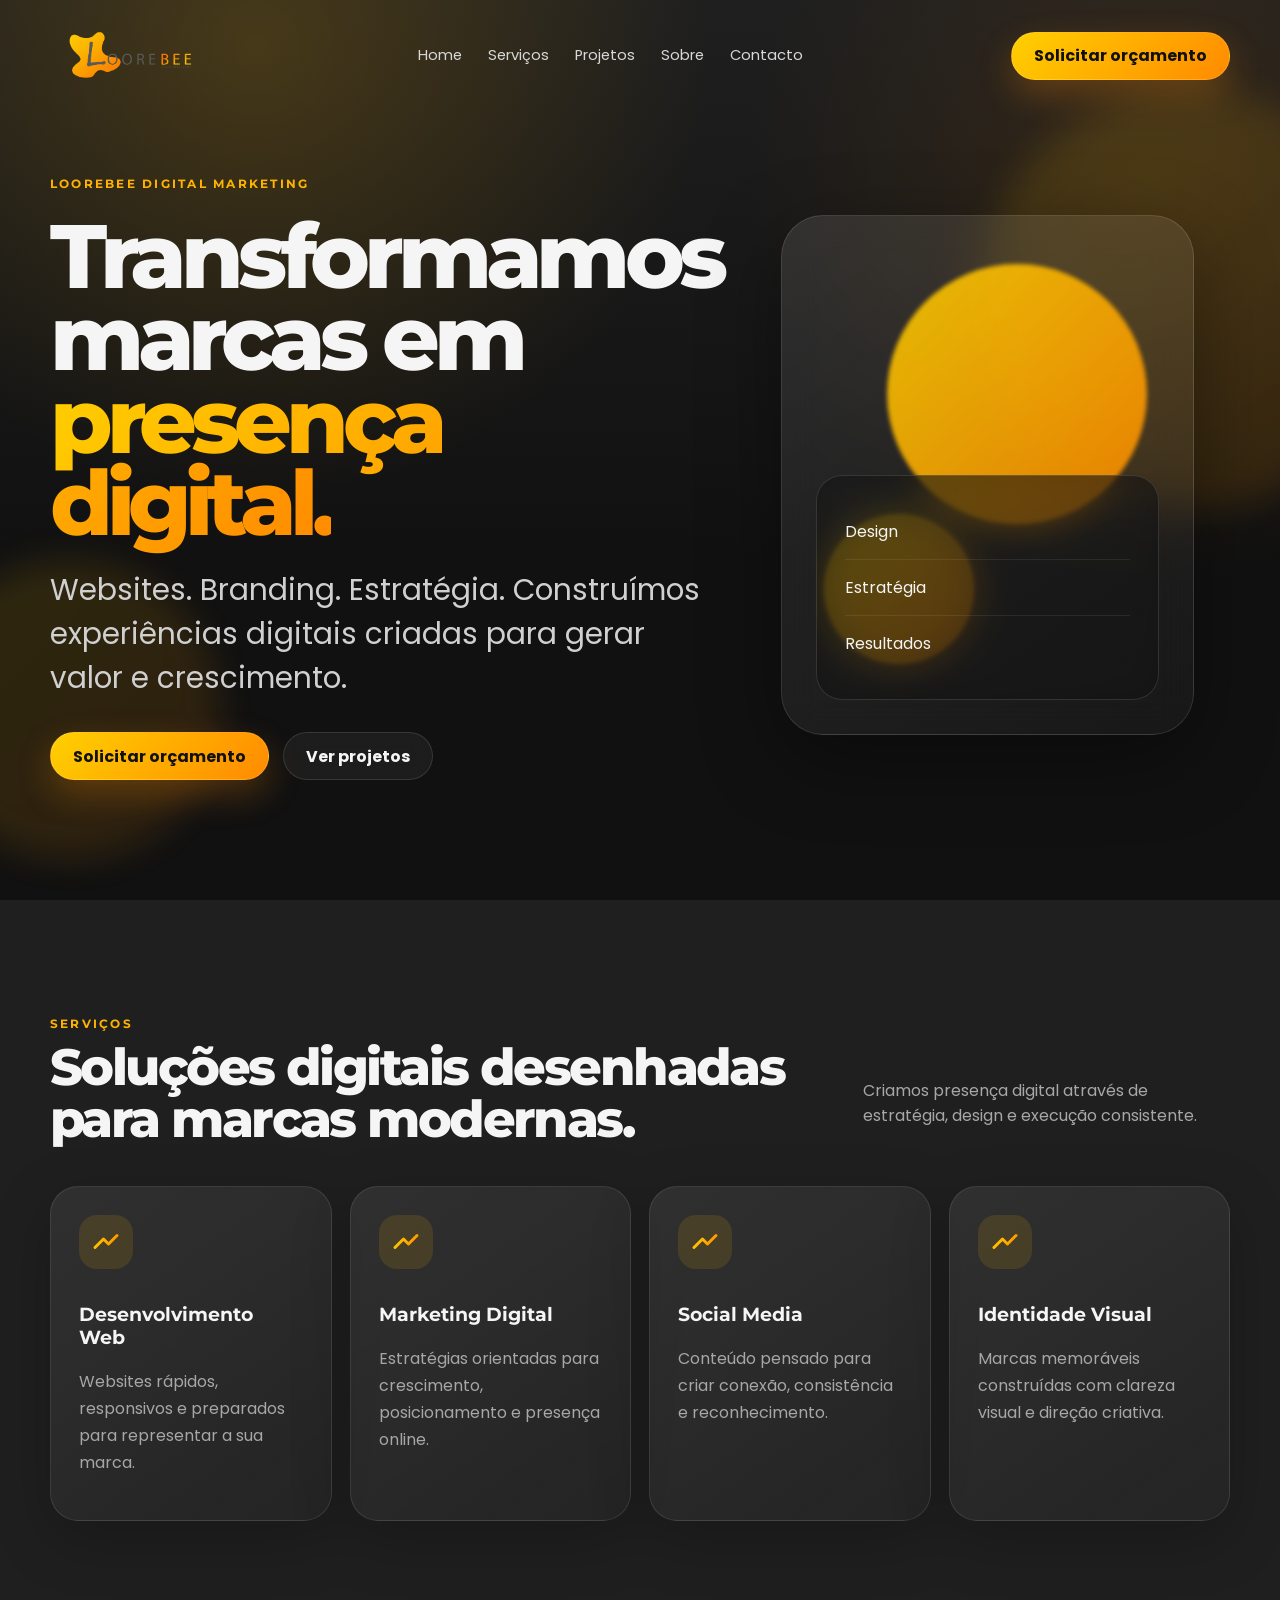
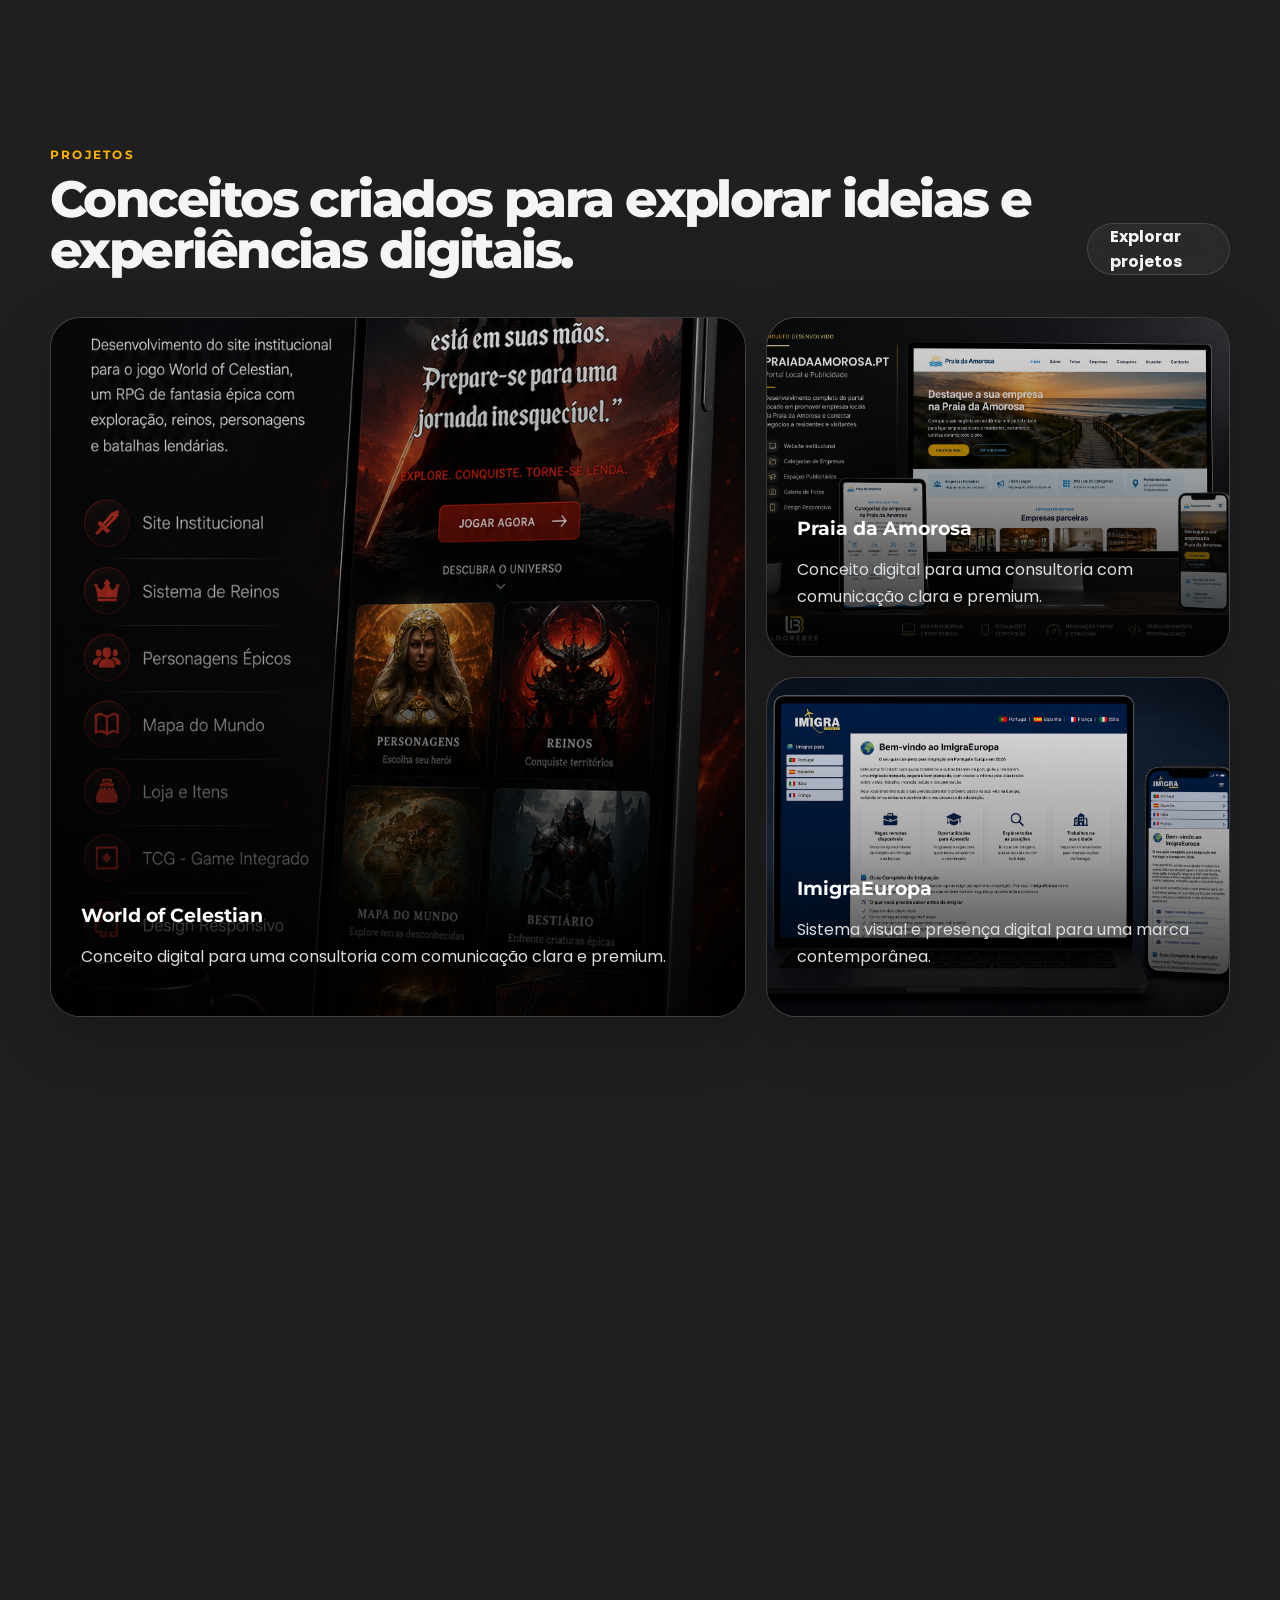
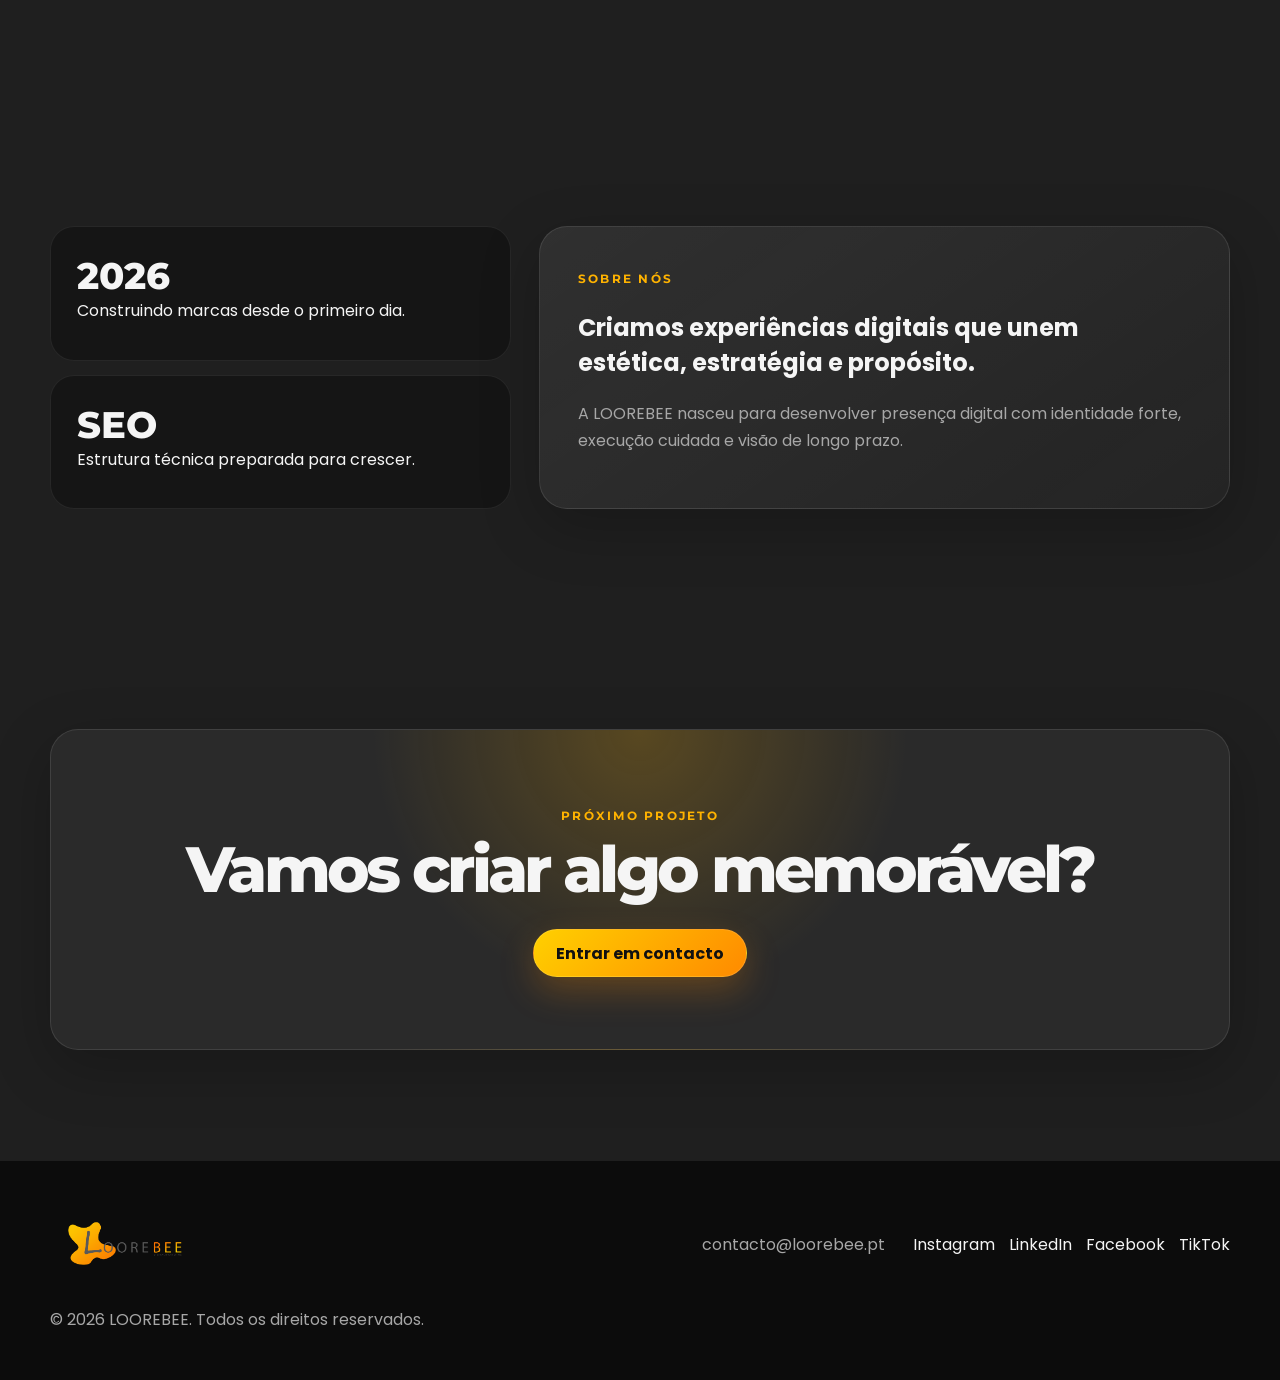
<file: index.html>
<!DOCTYPE html>

<html lang="pt-PT">

<head>
<meta charset="UTF-8">
<meta name="viewport" content="width=device-width, initial-scale=1.0">

<title>LOOREBEE Digital Marketing — Websites, Branding e Presença Digital</title>

<meta name="description" content="Criamos websites, branding e presença digital para empresas que querem crescer com estratégia, clareza e design.">

<meta name="author" content="LOOREBEE">

<meta name="robots" content="index, follow">

<link rel="canonical" href="https://loorebee.pt/">

<meta property="og:title" content="LOOREBEE Digital Marketing — Websites, Branding e Presença Digital">

<meta property="og:description" content="Criamos experiências digitais modernas para empresas que procuram crescer com identidade e consistência.">

<meta property="og:type" content="website">

<meta property="og:url" content="https://loorebee.pt/">

<meta property="og:image" content="https://loorebee.pt/assets/og-cover.jpg">

<meta property="og:site_name" content="LOOREBEE">

<meta name="theme-color" content="#111111">

<link rel="icon" href="assets/icons/LOGO LOOREBEE FAVICON 32X32.png" type="image/svg+xml">
<link rel="icon" type="image/png" sizes="32x32" href="assets/icons/LOGO LOOREBEE FAVICON 32X32.png">
<link rel="apple-touch-icon" href="assets/favicon-180.png">

<link rel="preconnect" href="https://fonts.googleapis.com">
<link rel="preconnect" href="https://fonts.gstatic.com" crossorigin>

<link href="https://fonts.googleapis.com/css2?family=Montserrat:wght@600;700;800;900&family=Poppins:wght@400;500;600;700&display=swap" rel="stylesheet">

<link rel="stylesheet" href="css/style.css">
<link rel="stylesheet" href="css/animations.css">
<link rel="stylesheet" href="css/responsive.css">

</head>

<body>

<header class="nav">
<div class="container nav-inner">

<a class="brand" href="index.html" aria-label="LOOREBEE Digital Marketing">
    <img src="assets/logo/logo.png"
         alt="LOOREBEE Digital Marketing"
         class="logo">
</a>

<nav class="nav-links" aria-label="Navegação principal">

<a href="index.html">Home</a> 
<a href="servicos.html">Serviços</a> 
<a href="portfolio.html">Projetos</a> 
<a href="sobre.html">Sobre</a> 
<a href="contacto.html">Contacto</a>
</nav>

<a class="btn btn-primary" href="contacto.html">
Solicitar orçamento
</a>

<button class="menu-toggle" aria-label="Abrir menu" aria-expanded="false">
☰
</button>

</div>
</header>

<main>

<section class="hero">

<span class="blob blob-a"></span> <span class="blob blob-b"></span>

<div class="container hero-grid">

<div class="reveal">

<span class="eyebrow">
LOOREBEE Digital Marketing
</span>

<h1>
Transformamos marcas em
<span class="gradient-text">presença digital.</span>
</h1>

<p class="hero-sub">
Websites. Branding. Estratégia. Construímos experiências digitais criadas para gerar valor e crescimento.
</p>

<div class="hero-actions">

<a class="btn btn-primary" href="contacto.html">
Solicitar orçamento
</a>

<a class="btn btn-ghost" href="portfolio.html">
Ver projetos
</a>

</div>

</div>

<div class="hero-card reveal">

<span class="orb one"></span> <span class="orb two"></span>

<div class="panel">

<div class="metric">
<span>Design</span>
</div>

<div class="metric">
<span>Estratégia</span>
</div>

<div class="metric">
<span>Resultados</span>
</div>

</div>

</div>

</div>

</section>

<section class="section" id="servicos">

<div class="container">

<div class="section-head reveal">

<div>

<span class="eyebrow">
Serviços
</span>

<h2>
Soluções digitais desenhadas para marcas modernas.
</h2>

</div>

<p>
Criamos presença digital através de estratégia, design e execução consistente.
</p>

</div>

<div class="cards">

<article class="card reveal">

<div class="icon">
<img src="assets/icons/line.svg" alt="">
</div>

<h3>Desenvolvimento Web</h3>

<p>
Websites rápidos, responsivos e preparados para representar a sua marca.
</p>

</article>

<article class="card reveal">

<div class="icon">
<img src="assets/icons/line.svg" alt="">
</div>

<h3>Marketing Digital</h3>

<p>
Estratégias orientadas para crescimento, posicionamento e presença online.
</p>

</article>

<article class="card reveal">

<div class="icon">
<img src="assets/icons/line.svg" alt="">
</div>

<h3>Social Media</h3>

<p>
Conteúdo pensado para criar conexão, consistência e reconhecimento.
</p>

</article>

<article class="card reveal">

<div class="icon">
<img src="assets/icons/line.svg" alt="">
</div>

<h3>Identidade Visual</h3>

<p>
Marcas memoráveis construídas com clareza visual e direção criativa.
</p>

</article>

</div>

</div>

</section>

<section class="section">

<div class="container">

<div class="section-head reveal">

<div>

<span class="eyebrow">
Projetos
</span>

<h2>
Conceitos criados para explorar ideias e experiências digitais.
</h2>

</div>

<a class="btn btn-ghost" href="portfolio.html">
Explorar projetos
</a>

</div>

<div class="portfolio-grid">

<article class="project tall reveal" style="position:relative;overflow:hidden;border-radius:30px;min-height:340px;">
    <img src="assets/images/worldofcelestian2.png" alt="Velvet Social" style="position:absolute;inset:0;width:100%;height:100%;object-fit:cover;">
    <div style="position:absolute;inset:0;background:linear-gradient(to top, rgba(0,0,0,.85), rgba(0,0,0,.35), rgba(0,0,0,.05));"></div>
        <div style="position:absolute;left:30px;right:30px;bottom:30px;z-index:10;">

        <h3 style="color:#fff;margin-bottom:10px;">
            World of Celestian
        </h3>

        <p style="color:#ddd;">
            Conceito digital para uma consultoria com comunicação clara e premium.
        </p>

    </div>
</article>


<article class="project reveal" style="position:relative;overflow:hidden;border-radius:30px;min-height:340px;">
    <img src="assets/images/praiadaamorosa.png" alt="Velvet Social" style="position:absolute;inset:0;width:100%;height:100%;object-fit:cover;">
    <div style="position:absolute;inset:0;background:linear-gradient(to top, rgba(0,0,0,.85), rgba(0,0,0,.35), rgba(0,0,0,.05));"></div>
        <div style="position:absolute;left:30px;right:30px;bottom:30px;z-index:10;">

        <h3 style="color:#fff;margin-bottom:10px;">
            Praia da Amorosa
        </h3>

        <p style="color:#ddd;">
            Conceito digital para uma consultoria com comunicação clara e premium.
        </p>

    </div>
</article>

    


<article class="project reveal" style="position:relative;overflow:hidden;border-radius:30px;min-height:340px;">
    <img src="assets/images/imigraeuropa.png" alt="Velvet Social" style="position:absolute;inset:0;width:100%;height:100%;object-fit:cover;">
    <div style="position:absolute;inset:0;background:linear-gradient(to top, rgba(0,0,0,.85), rgba(0,0,0,.35), rgba(0,0,0,.05));"></div>
        <div style="position:absolute;left:30px;right:30px;bottom:30px;z-index:10;">

        <h3 style="color:#fff;margin-bottom:10px;">
            ImigraEuropa
        </h3>

        <p style="color:#ddd;">
            Sistema visual e presença digital para uma marca contemporânea.
        </p>

    </div>
</article>

</div>

</div>

</section>

<section class="section">

<div class="container">

<div class="section-head reveal">

<div>

<span class="eyebrow">
Como funciona
</span>

<h2>
Descobrir. Criar. Evoluir.
</h2>

</div>

</div>

<div class="process">

<div class="step reveal">

<h3>Descobrir</h3>

<p>
Entendemos objetivos, mercado e oportunidades.
</p>

</div>

<div class="step reveal">

<h3>Criar</h3>

<p>
Transformamos ideias em experiências digitais consistentes.
</p>

</div>

<div class="step reveal">

<h3>Evoluir</h3>

<p>
Melhoramos continuamente para acompanhar o crescimento.
</p>

</div>

</div>

</div>

</section>

<section class="section">

<div class="container about-grid">

<div class="about-stat reveal">

<div class="stat">
<strong>2026</strong>
<span>Construindo marcas desde o primeiro dia.</span>
</div>

<div class="stat">
<strong>SEO</strong>
<span>Estrutura técnica preparada para crescer.</span>
</div>

</div>

<div class="about-box reveal">

<span class="eyebrow">
Sobre nós
</span>

<h2>
Criamos experiências digitais que unem estética, estratégia e propósito.
</h2>

<p>
A LOOREBEE nasceu para desenvolver presença digital com identidade forte, execução cuidada e visão de longo prazo.
</p>

</div>

</div>

</section>

<section class="section">

<div class="container cta-box reveal">

<span class="eyebrow">
Próximo projeto
</span>

<h2>
Vamos criar algo memorável?
</h2>

<a class="btn btn-primary" href="contacto.html">
Entrar em contacto
</a>

</div>

</section>

</main>

<footer class="footer">

<div class="container footer-grid">

<a class="brand" href="index.html" aria-label="LOOREBEE Digital Marketing">
    <img src="assets/logo/logo.png" style="height:70px;
    width:auto;
    display:block;"
         alt="LOOREBEE Digital Marketing"
         class="logo">
</a>

<div>
contacto@loorebee.pt
</div>

<div class="social">

<a href="https://www.instagram.com/loorebeee.marketing?igsh=MTR1ZmtobzZkazhkaA%3D%3D&utm_source=qr" aria-label="Instagram">
Instagram
</a>

<a href="#" aria-label="LinkedIn">
LinkedIn
</a>

<a href="#" aria-label="LinkedIn">
Facebook
</a>

<a href="#" aria-label="LinkedIn">
TikTok
</a>

</div>

<div>
© <span data-year></span>
LOOREBEE. Todos os direitos reservados.
</div>

</div>

</footer>

<script src="js/main.js"></script>

<script src="js/animations.js"></script>

</body>
</html>
</file>
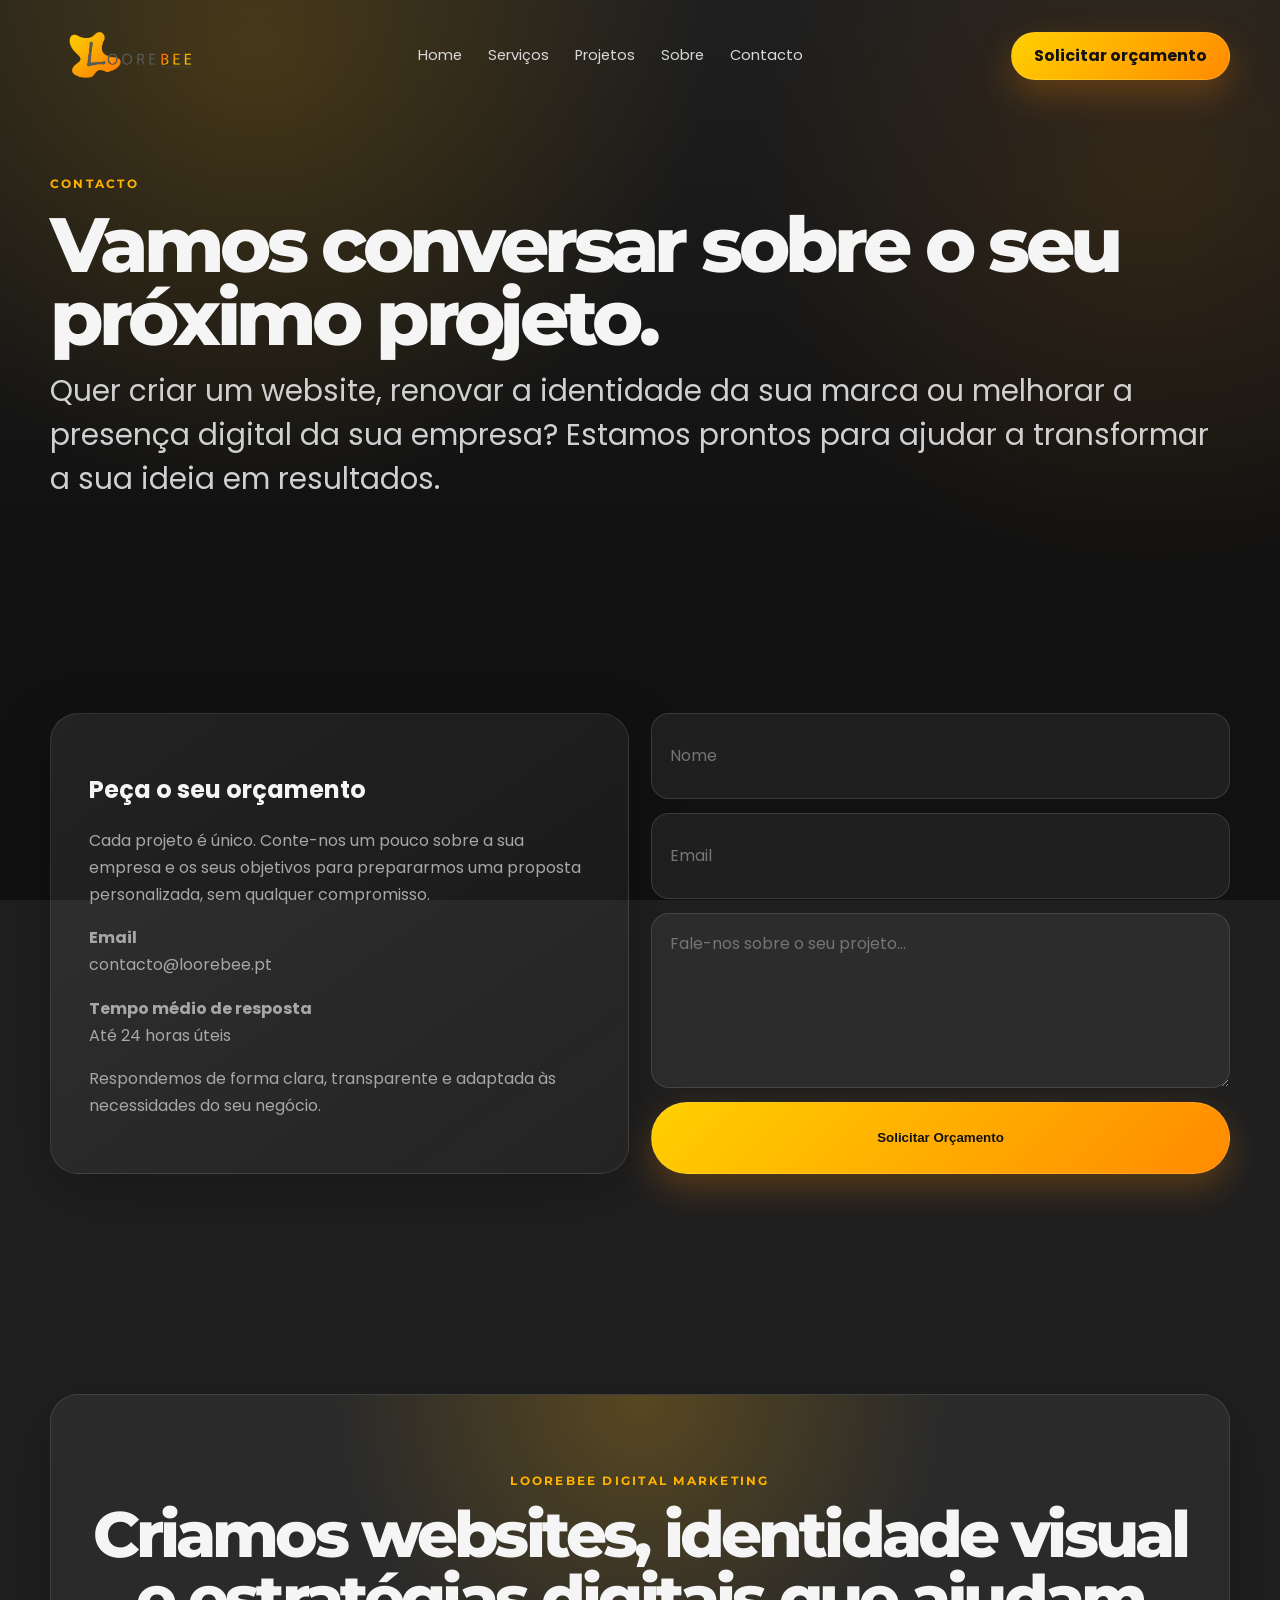
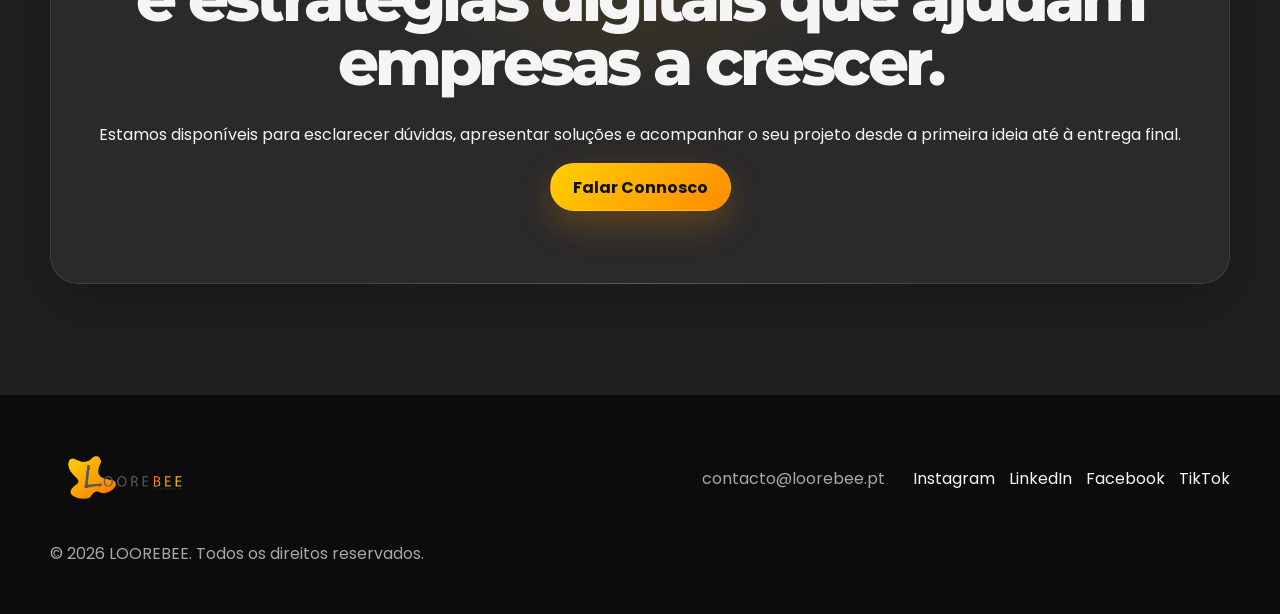
<file: contacto.html>
<!DOCTYPE html>

<html lang="pt-PT">

<head>

<meta charset="UTF-8">
<meta name="viewport" content="width=device-width, initial-scale=1.0">

<title>Contacto — LOOREBEE</title>

<meta
name="description"
content="Entre em contacto com a LOOREBEE para solicitar orçamento ou iniciar o seu próximo projeto digital."

>

<meta name="robots" content="index, follow">

<link rel="canonical" href="https://loorebee.pt/">

<meta property="og:title" content="Contacto — LOOREBEE">

<meta
property="og:description"
content="Fale connosco e descubra como podemos criar a presença digital da sua marca."

>

<meta property="og:type" content="website">

<meta property="og:url" content="https://loorebee.pt/">

<meta name="theme-color" content="#111111">

<link rel="icon" href="assets/icons/LOGO LOOREBEE FAVICON 32X32.png" type="image/svg+xml">

<link rel="preconnect" href="https://fonts.googleapis.com">

<link rel="preconnect" href="https://fonts.gstatic.com" crossorigin>

<link
href="https://fonts.googleapis.com/css2?family=Montserrat:wght@600;700;800;900&family=Poppins:wght@400;500;600;700&display=swap"
rel="stylesheet">

<link rel="stylesheet" href="css/style.css">
<link rel="stylesheet" href="css/animations.css">
<link rel="stylesheet" href="css/responsive.css">

</head>

<body>
<header class="nav">

<div class="container nav-inner">

<a class="brand" href="index.html" aria-label="LOOREBEE Digital Marketing">
    <img src="assets/logo/logo.png"
         alt="LOOREBEE Digital Marketing"
         class="logo">
</a>

<nav class="nav-links" aria-label="Navegação principal">

<a href="index.html">Home</a> 
<a href="servicos.html">Serviços</a> 
<a href="portfolio.html">Projetos</a> 
<a href="sobre.html">Sobre</a> 
<a href="contacto.html">Contacto</a>
</nav>

<a class="btn btn-primary" href="contacto.html">
Solicitar orçamento
</a>

<button class="menu-toggle" aria-label="Abrir menu" aria-expanded="false">
☰
</button>

</div>

</header>

<main>

<section class="page-hero">

<div class="container reveal">

<span class="eyebrow">
CONTACTO
</span>

<h1>
Vamos conversar sobre o seu próximo projeto.
</h1>

<p class="hero-sub">
Quer criar um website, renovar a identidade da sua marca ou melhorar a presença digital da sua empresa? Estamos prontos para ajudar a transformar a sua ideia em resultados.
</p>

</div>

</section>

<section class="section">

<div class="container">

<div class="content-grid">

<div class="about-box reveal">

<h2>
Peça o seu orçamento
</h2>

<p>
Cada projeto é único. Conte-nos um pouco sobre a sua empresa e os seus objetivos para prepararmos uma proposta personalizada, sem qualquer compromisso.
</p>

<p>
<strong>Email</strong><br>
contacto@loorebee.pt
</p>

<p>
<strong>Tempo médio de resposta</strong><br>
Até 24 horas úteis
</p>

<p>
Respondemos de forma clara, transparente e adaptada às necessidades do seu negócio.
</p>

</div>

<form class="contact-form reveal" data-contact-form>

<input
class="field"
required
placeholder="Nome"
/>

<input
class="field"
type="email"
required
placeholder="Email"
/>

<textarea
class="field"
required
placeholder="Fale-nos sobre o seu projeto..."
></textarea>

<button class="btn btn-primary" type="submit">
Solicitar Orçamento
</button>

</form>

</div>

</div>

</section>

<section class="section">

<div class="container cta-box reveal">

<span class="eyebrow">
LOOREBEE DIGITAL MARKETING
</span>

<h2>
Criamos websites, identidade visual e estratégias digitais que ajudam empresas a crescer.
</h2>

<p>
Estamos disponíveis para esclarecer dúvidas, apresentar soluções e acompanhar o seu projeto desde a primeira ideia até à entrega final.
</p>

<a
class="btn btn-primary"
href="mailto:info@loorebee.pt"
>
Falar Connosco
</a>

</div>

</section>

</main>

<footer class="footer">

<div class="container footer-grid">

<a class="brand" href="index.html" aria-label="LOOREBEE Digital Marketing">
    <img src="assets/logo/logo.png" style="height:70px;
    width:auto;
    display:block;"
         alt="LOOREBEE Digital Marketing"
         class="logo">
</a>

<div>
contacto@loorebee.pt
</div>

<div class="social">

<a href="https://www.instagram.com/loorebeee.marketing?igsh=MTR1ZmtobzZkazhkaA%3D%3D&utm_source=qr" aria-label="Instagram">
Instagram
</a>

<a href="#" aria-label="LinkedIn">
LinkedIn
</a>

<a href="#" aria-label="LinkedIn">
Facebook
</a>

<a href="#" aria-label="LinkedIn">
TikTok
</a>

</div>

<div>
© <span data-year></span> LOOREBEE.
Todos os direitos reservados.
</div>

</div>

</footer>

<script src="js/main.js"></script>

<script src="js/animations.js"></script>

</body>

</html>
</file>
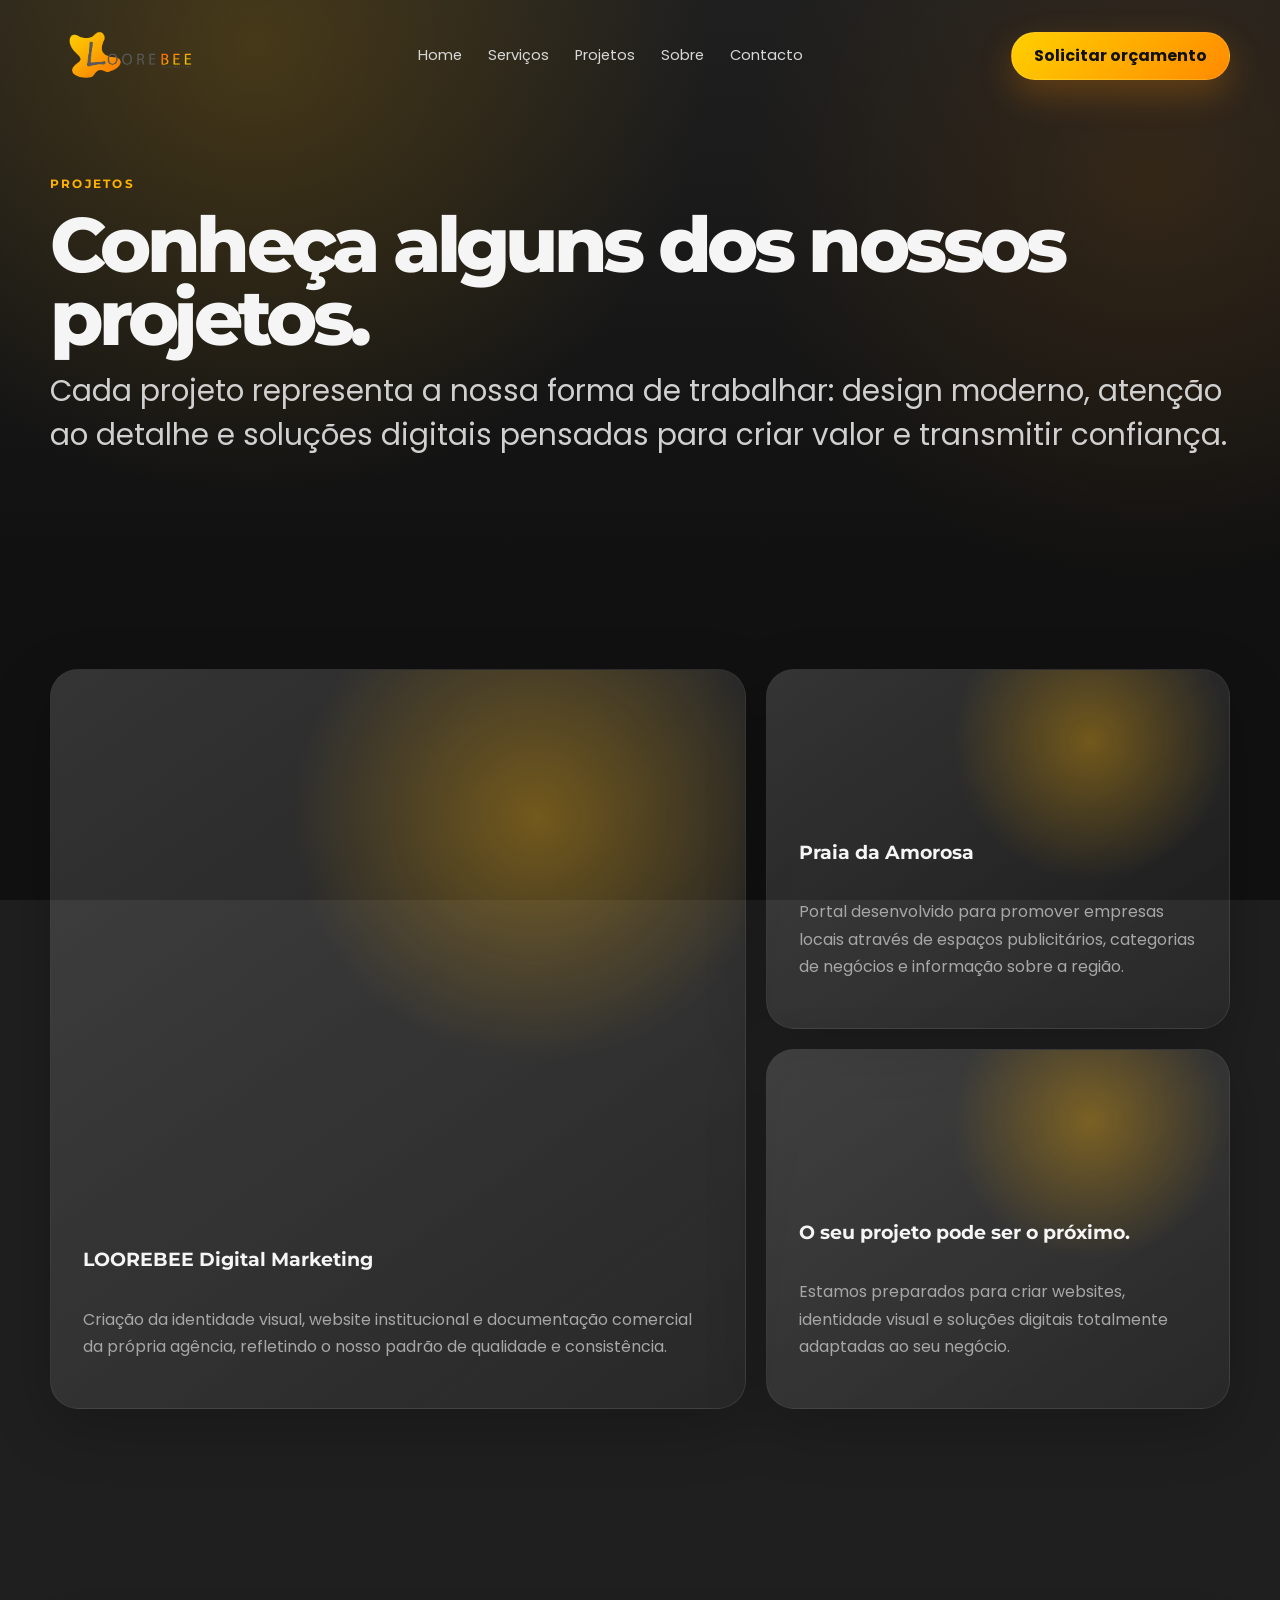
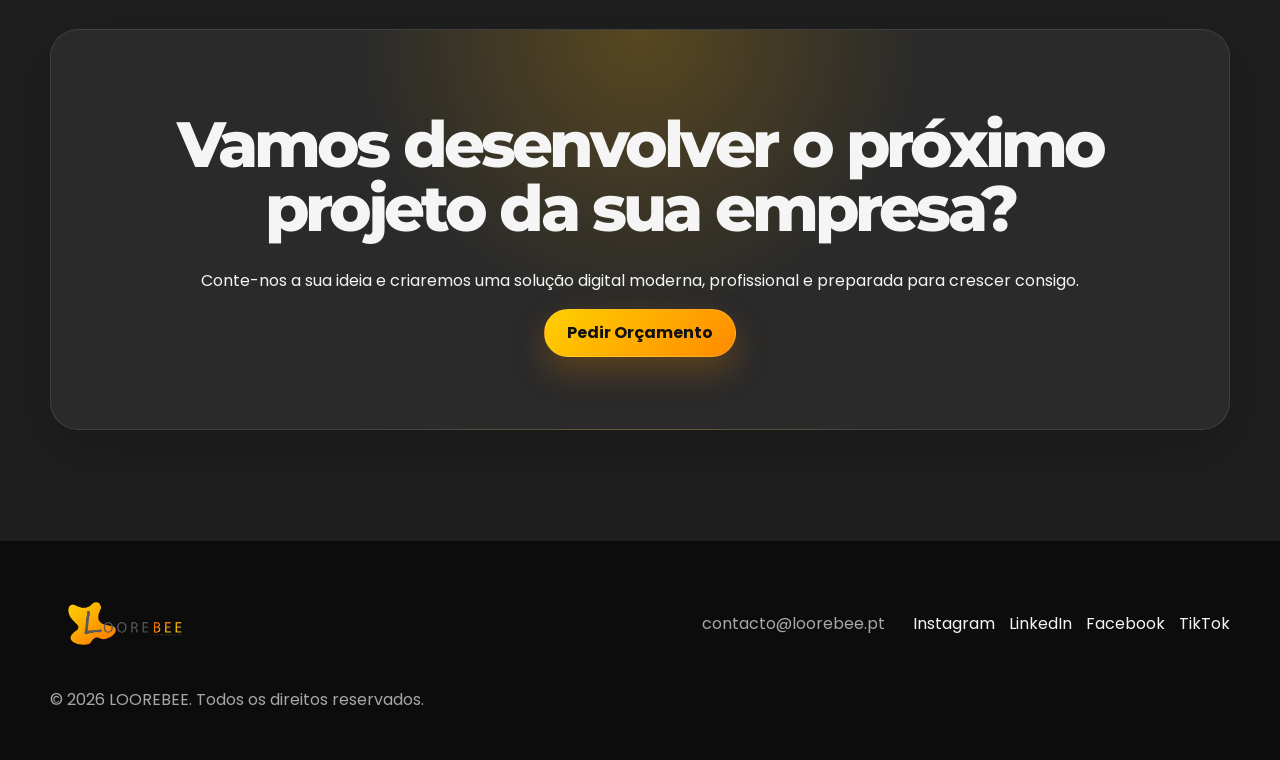
<file: portfolio.html>
<!DOCTYPE html>

<html lang="pt-PT">

<head>

<meta charset="UTF-8">
<meta name="viewport" content="width=device-width, initial-scale=1.0">

<title>Portfólio — LOOREBEE</title>

<meta
name="description"
content="Projetos conceptuais criados pela LOOREBEE para demonstrar abordagem visual, estratégia e qualidade de execução."

>

<meta name="robots" content="index, follow">

<link rel="canonical" href="https://loorebee.pt/">

<meta property="og:title" content="Portfólio — LOOREBEE">

<meta
property="og:description"
content="Explore projetos conceptuais desenvolvidos para apresentar o processo criativo e a visão da LOOREBEE."

>

<meta property="og:type" content="website">

<meta property="og:url" content="https://loorebee.pt/">

<meta name="theme-color" content="#111111">

<link rel="icon" href="assets/icons/LOGO LOOREBEE FAVICON 32X32.png" type="image/svg+xml">

<link rel="preconnect" href="https://fonts.googleapis.com">

<link rel="preconnect" href="https://fonts.gstatic.com" crossorigin>

<link href="https://fonts.googleapis.com/css2?family=Montserrat:wght@600;700;800;900&family=Poppins:wght@400;500;600;700&display=swap" rel="stylesheet">

<link rel="stylesheet" href="css/style.css">
<link rel="stylesheet" href="css/animations.css">
<link rel="stylesheet" href="css/responsive.css">

</head>

<body>

<header class="nav">

<div class="container nav-inner">

<a class="brand" href="index.html" aria-label="LOOREBEE Digital Marketing">
    <img src="assets/logo/logo.png"
         alt="LOOREBEE Digital Marketing"
         class="logo">
</a>

<nav class="nav-links" aria-label="Navegação principal">

<a href="index.html">Home</a> 
<a href="servicos.html">Serviços</a> 
<a href="portfolio.html">Projetos</a> 
<a href="sobre.html">Sobre</a> 
<a href="contacto.html">Contacto</a>
</nav>

<a class="btn btn-primary" href="contacto.html">
Solicitar orçamento
</a>

<button class="menu-toggle" aria-label="Abrir menu" aria-expanded="false">
☰
</button>

</div>

</header>

<main>

<section class="page-hero">

<div class="container reveal">

<span class="eyebrow">
PROJETOS
</span>

<h1>
Conheça alguns dos nossos projetos.
</h1>

<p class="hero-sub">
Cada projeto representa a nossa forma de trabalhar: design moderno, atenção ao detalhe e soluções digitais pensadas para criar valor e transmitir confiança.
</p>

</div>

</section>

<section class="section">

<div class="container">

<div class="portfolio-grid">

<article class="project tall reveal">

<h3>
LOOREBEE Digital Marketing
</h3>

<p>
Criação da identidade visual, website institucional e documentação comercial da própria agência, refletindo o nosso padrão de qualidade e consistência.
</p>

</article>

<article class="project reveal">

<h3>
Praia da Amorosa
</h3>

<p>
Portal desenvolvido para promover empresas locais através de espaços publicitários, categorias de negócios e informação sobre a região.
</p>

</article>

<article class="project reveal">

<h3>
O seu projeto pode ser o próximo.
</h3>

<p>
Estamos preparados para criar websites, identidade visual e soluções digitais totalmente adaptadas ao seu negócio.
</p>

</article>

</div>

</div>

</section>

<section class="section">

<div class="container cta-box reveal">

<h2>
Vamos desenvolver o próximo projeto da sua empresa?
</h2>

<p>
Conte-nos a sua ideia e criaremos uma solução digital moderna, profissional e preparada para crescer consigo.
</p>

<a class="btn btn-primary" href="contacto.html">
Pedir Orçamento
</a>

</div>

</section>

</main>

<footer class="footer">

<div class="container footer-grid">

<a class="brand" href="index.html" aria-label="LOOREBEE Digital Marketing">
    <img src="assets/logo/logo.png" style="height:70px;
    width:auto;
    display:block;"
         alt="LOOREBEE Digital Marketing"
         class="logo">
</a>

<div>
contacto@loorebee.pt 
</div>

<div class="social">

<a href="https://www.instagram.com/loorebeee.marketing?igsh=MTR1ZmtobzZkazhkaA%3D%3D&utm_source=qr" aria-label="Instagram">
Instagram
</a>

<a href="#" aria-label="LinkedIn">
LinkedIn
</a>

<a href="#" aria-label="LinkedIn">
Facebook
</a>

<a href="#" aria-label="LinkedIn">
TikTok
</a>

</div>

<div>
© <span data-year></span>
LOOREBEE.
Todos os direitos reservados.
</div>

</div>

</footer>

<script src="js/main.js"></script>

<script src="js/animations.js"></script>

</body>

</html>
</file>
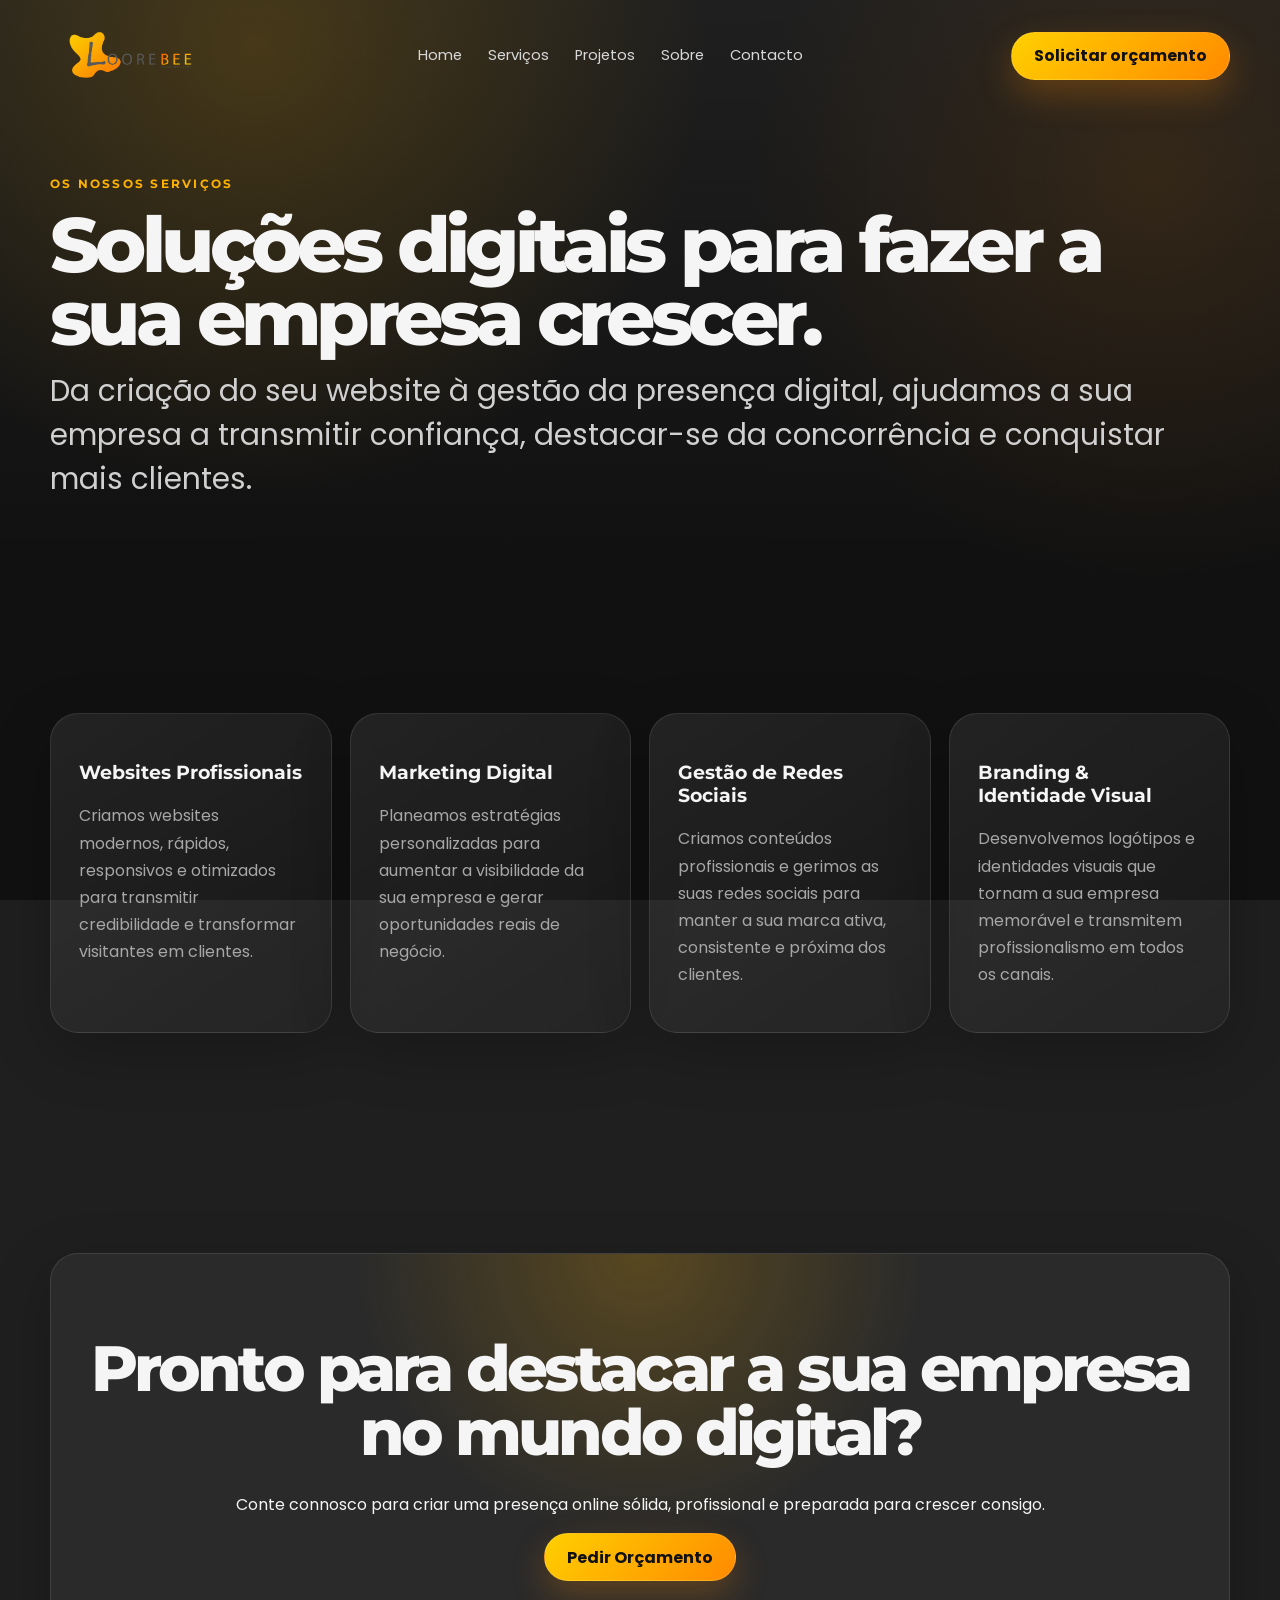
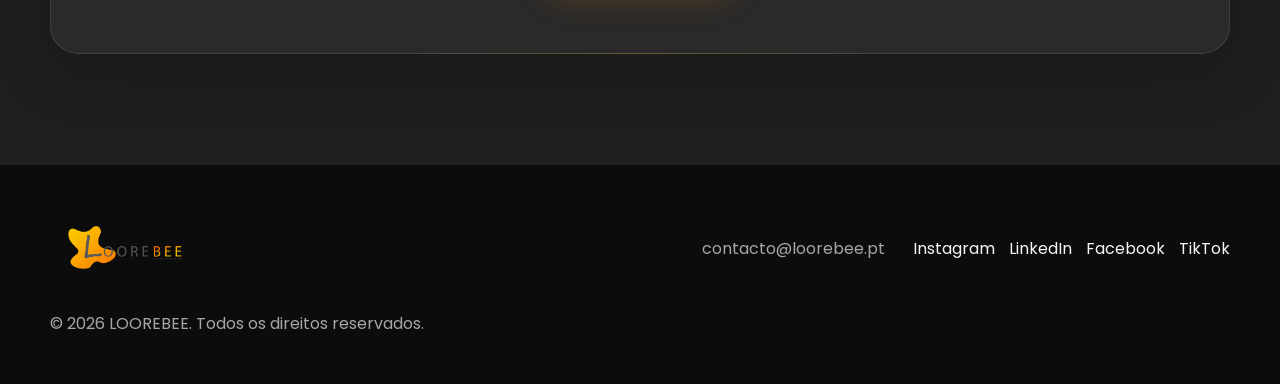
<file: servicos.html>
<!DOCTYPE html>

<html lang="pt-PT">

<head>

<meta charset="UTF-8">
<meta name="viewport" content="width=device-width, initial-scale=1.0">

<title>Serviços — LOOREBEE</title>

<meta
name="description"
content="Websites, branding, social media e soluções digitais desenvolvidas para fortalecer a presença da sua marca."

>

<meta name="robots" content="index, follow">

<link rel="canonical" href="https://loorebee.pt/">

<meta property="og:title" content="Serviços — LOOREBEE">

<meta
property="og:description"
content="Conheça os serviços da LOOREBEE para desenvolver marcas mais fortes e presença digital consistente."

>

<meta property="og:type" content="website">

<meta property="og:url" content="https://loorebee.pt/">

<meta name="theme-color" content="#111111">

<link rel="icon" href="assets/icons/LOGO LOOREBEE FAVICON 32X32.png" type="image/svg+xml">

<link rel="preconnect" href="https://fonts.googleapis.com">

<link rel="preconnect" href="https://fonts.gstatic.com" crossorigin>

<link href="https://fonts.googleapis.com/css2?family=Montserrat:wght@600;700;800;900&family=Poppins:wght@400;500;600;700&display=swap" rel="stylesheet">

<link rel="stylesheet" href="css/style.css">
<link rel="stylesheet" href="css/animations.css">
<link rel="stylesheet" href="css/responsive.css">

</head>

<body>

<header class="nav">

<div class="container nav-inner">

<a class="brand" href="index.html" aria-label="LOOREBEE Digital Marketing">
    <img src="assets/logo/logo.png"
         alt="LOOREBEE Digital Marketing"
         class="logo">
</a>

<nav class="nav-links" aria-label="Navegação principal">

<a href="index.html">Home</a> 
<a href="servicos.html">Serviços</a> 
<a href="portfolio.html">Projetos</a> 
<a href="sobre.html">Sobre</a> 
<a href="contacto.html">Contacto</a>
</nav>

<a class="btn btn-primary" href="contacto.html">
Solicitar orçamento
</a>

<button class="menu-toggle" aria-label="Abrir menu" aria-expanded="false">
☰
</button>

</div>

</header>

<main>

<section class="page-hero">

<div class="container reveal">

<span class="eyebrow">
OS NOSSOS SERVIÇOS
</span>

<h1>
Soluções digitais para fazer a sua empresa crescer.
</h1>

<p class="hero-sub">
Da criação do seu website à gestão da presença digital, ajudamos a sua empresa a transmitir confiança, destacar-se da concorrência e conquistar mais clientes.
</p>

</div>

</section>

<section class="section">

<div class="container">

<div class="cards">

<article class="card reveal">

<h3>
Websites Profissionais
</h3>

<p>
Criamos websites modernos, rápidos, responsivos e otimizados para transmitir credibilidade e transformar visitantes em clientes.
</p>

</article>

<article class="card reveal">

<h3>
Marketing Digital
</h3>

<p>
Planeamos estratégias personalizadas para aumentar a visibilidade da sua empresa e gerar oportunidades reais de negócio.
</p>

</article>

<article class="card reveal">

<h3>
Gestão de Redes Sociais
</h3>

<p>
Criamos conteúdos profissionais e gerimos as suas redes sociais para manter a sua marca ativa, consistente e próxima dos clientes.
</p>

</article>

<article class="card reveal">

<h3>
Branding & Identidade Visual
</h3>

<p>
Desenvolvemos logótipos e identidades visuais que tornam a sua empresa memorável e transmitem profissionalismo em todos os canais.
</p>

</article>

</div>

</div>

</section>

<section class="section">

<div class="container cta-box reveal">

<h2>
Pronto para destacar a sua empresa no mundo digital?
</h2>

<p>
Conte connosco para criar uma presença online sólida, profissional e preparada para crescer consigo.
</p>

<a class="btn btn-primary" href="contacto.html">
Pedir Orçamento
</a>

</div>

</section>

</main>

<footer class="footer">

<div class="container footer-grid">

<a class="brand" href="index.html" aria-label="LOOREBEE Digital Marketing">
    <img src="assets/logo/logo.png" style="height:70px;
    width:auto;
    display:block;"
         alt="LOOREBEE Digital Marketing"
         class="logo">
</a>

<div>
contacto@loorebee.pt 
</div>

<div class="social">

<a href="https://www.instagram.com/loorebeee.marketing?igsh=MTR1ZmtobzZkazhkaA%3D%3D&utm_source=qr" aria-label="Instagram">
Instagram
</a>

<a href="#" aria-label="LinkedIn">
LinkedIn
</a>

<a href="#" aria-label="LinkedIn">
Facebook
</a>

<a href="#" aria-label="LinkedIn">
TikTok
</a>

</div>

<div>
© <span data-year></span>
LOOREBEE.
Todos os direitos reservados.
</div>

</div>

</footer>

<script src="js/main.js"></script>

<script src="js/animations.js"></script>

</body>

</html>
</file>
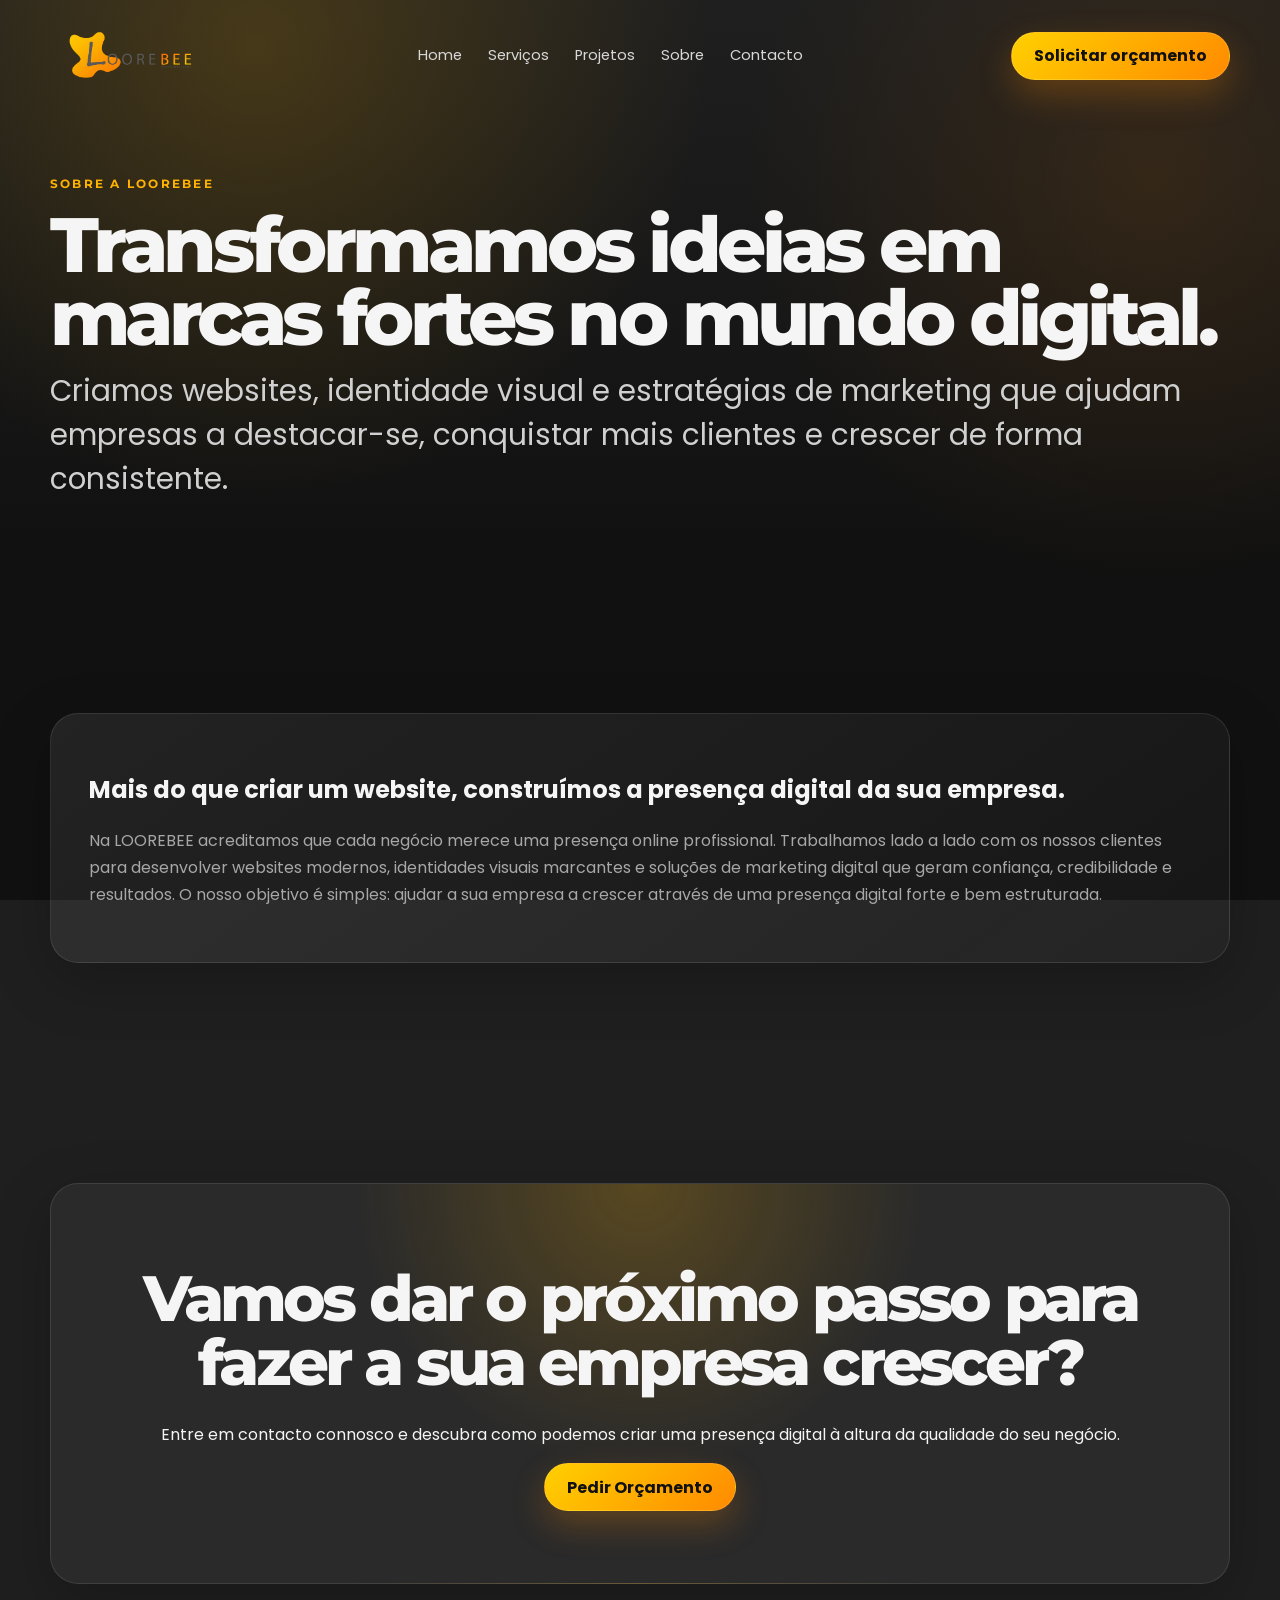
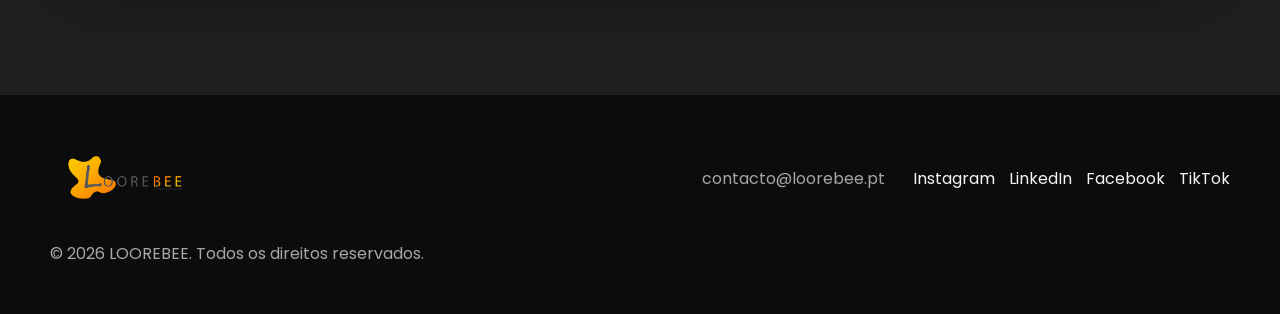
<file: sobre.html>
<!DOCTYPE html>
<html lang="pt-PT">
<head>
    <meta charset="UTF-8">
    <meta name="viewport" content="width=device-width, initial-scale=1.0">
    <title>Sobre — LOOREBEE</title>
    <meta name="description" content="Conheça a LOOREBEE Digital Marketing e a forma como criamos presença digital para marcas modernas.">

<meta name="robots" content="index, follow">

<link rel="canonical" href="https://loorebee.pt/">

<meta property="og:title" content="Sobre — LOOREBEE">
<meta property="og:description" content="Conheça a LOOREBEE Digital Marketing e descubra a nossa visão para construir marcas digitais mais fortes.">
<meta property="og:type" content="website">
<meta property="og:url" content="https://loorebee.pt/">
<meta name="theme-color" content="#111111">

<link rel="icon" href="assets/icons/LOGO LOOREBEE FAVICON 32X32.png" type="image/svg+xml">
<link rel="preconnect" href="https://fonts.googleapis.com">
<link rel="preconnect" href="https://fonts.gstatic.com" crossorigin>
<link href="https://fonts.googleapis.com/css2?family=Montserrat:wght@600;700;800;900&family=Poppins:wght@400;500;600;700&display=swap" rel="stylesheet">

<link rel="stylesheet" href="css/style.css">
<link rel="stylesheet" href="css/animations.css">
<link rel="stylesheet" href="css/responsive.css">

</head>

<body>

<header class="nav">

<div class="container nav-inner">

<a class="brand" href="index.html" aria-label="LOOREBEE Digital Marketing">
    <img src="assets/logo/logo.png"
         alt="LOOREBEE Digital Marketing"
         class="logo">
</a>

<nav class="nav-links" aria-label="Navegação principal">

<a href="index.html">Home</a> 
<a href="servicos.html">Serviços</a> 
<a href="portfolio.html">Projetos</a> 
<a href="sobre.html">Sobre</a> 
<a href="contacto.html">Contacto</a>
</nav>

<a class="btn btn-primary" href="contacto.html">
Solicitar orçamento
</a>

<button class="menu-toggle" aria-label="Abrir menu" aria-expanded="false">
☰
</button>

</div>

</header>

<main>

<section class="page-hero">

<div class="container reveal">

<span class="eyebrow">
SOBRE A LOOREBEE
</span>

<h1>
Transformamos ideias em marcas fortes no mundo digital.
</h1>

<p class="hero-sub">
Criamos websites, identidade visual e estratégias de marketing que ajudam empresas a destacar-se, conquistar mais clientes e crescer de forma consistente.
</p>

</div>

</section>

<section class="section">

<div class="container">

<div class="about-box reveal">

<h2>
Mais do que criar um website, construímos a presença digital da sua empresa.
</h2>

<p>
Na LOOREBEE acreditamos que cada negócio merece uma presença online profissional. Trabalhamos lado a lado com os nossos clientes para desenvolver websites modernos, identidades visuais marcantes e soluções de marketing digital que geram confiança, credibilidade e resultados. O nosso objetivo é simples: ajudar a sua empresa a crescer através de uma presença digital forte e bem estruturada.
</p>

</div>

</div>

</section>

<section class="section">

<div class="container cta-box reveal">

<h2>
Vamos dar o próximo passo para fazer a sua empresa crescer?
</h2>

<p>
Entre em contacto connosco e descubra como podemos criar uma presença digital à altura da qualidade do seu negócio.
</p>

<a class="btn btn-primary" href="contacto.html">
Pedir Orçamento
</a>

</div>

</section>

</main>

<footer class="footer">

<div class="container footer-grid">

<a class="brand" href="index.html" aria-label="LOOREBEE Digital Marketing">
    <img src="assets/logo/logo.png" style="height:70px;
    width:auto;
    display:block;"
         alt="LOOREBEE Digital Marketing"
         class="logo">
</a>

<div>
contacto@loorebee.pt 
</div>

<div class="social">

<a href="https://www.instagram.com/loorebeee.marketing?igsh=MTR1ZmtobzZkazhkaA%3D%3D&utm_source=qr" aria-label="Instagram">
Instagram
</a>

<a href="#" aria-label="LinkedIn">
LinkedIn
</a>

<a href="#" aria-label="LinkedIn">
Facebook
</a>

<a href="#" aria-label="LinkedIn">
TikTok
</a>

</div>

<div>
© <span data-year></span> LOOREBEE. Todos os direitos reservados.
</div>

</div>

</footer>

<script src="js/main.js"></script>

<script src="js/animations.js"></script>

</body>

</html>
</file>
<file: css/style.css>
:root{
    --gold:#ffb300;
    --grad:linear-gradient(135deg,#ffd000 0%,#ff8a00 100%);
    --text:#f5f5f5;
    --muted:#a7a7a7;
    --secondary:#595959;
    --bg:#1f1f1f;
    --alt:#111;
    --line:#3a3a3a;
    --glass:rgba(255,255,255,.07);
    --shadow:0 24px 80px rgba(0,0,0,.38);
    --radius:28px;
    --max:1180px}*{box-sizing:border-box}
html{
    scroll-behavior:smooth}
body{
    margin:0;
    font-family:Poppins,system-ui,sans-serif;
    background:var(--bg);
    color:var(--text);
    overflow-x:hidden}
body::before{
    content:"";
    position:fixed;
    inset:0;
    background:radial-gradient(circle at 20% 5%,rgba(255,179,0,.18),transparent 34%),radial-gradient(circle at 90% 20%,rgba(255,138,0,.11),transparent 30%),linear-gradient(180deg,#1f1f1f,#111 62%);
    z-index:-3}
a{
    color:inherit;
    text-decoration:none}
img{
    max-width:100%;
    display:block}
.container{
    width:min(100% - 40px,var(--max));
    margin-inline:auto}
.section{
    padding:110px 0;
    position:relative}
.eyebrow{
    color:var(--gold);
    font:700 .78rem Montserrat,sans-serif;
    letter-spacing:.18em;
    text-transform:uppercase}
.gradient-text{
    background:var(--grad);
    -webkit-background-clip:text;
    background-clip:text;color:transparent}
.nav{
    position:fixed;
    top:0;
    left:0;
    width:100%;
    z-index:50;
    padding:18px 0;
    transition:.35s}
.nav.is-scrolled{
    padding:10px 0;
    background:rgba(17,17,17,.74);
    backdrop-filter:blur(18px);
    border-bottom:1px solid rgba(255,255,255,.08)}
.nav-inner{
    display:flex;
    align-items:center;
    justify-content:space-between;
    gap:24px}
.brand{display:flex;
    align-items:center;
    gap:12px;
    font-family:Montserrat,sans-serif;
    font-weight:800;
    letter-spacing:.03em}
.brand-mark{
    width:42px;
    height:42px;
    border-radius:14px;
    background:var(--grad);
    display:grid;
    place-items:center;
    color:#111;
    font-weight:900}
.brand small{
    display:block;
    color:var(--muted);
    font:500 .68rem Poppins,sans-serif;
    letter-spacing:.16em;
    text-transform:uppercase}
.logo{
    height:75px;
    width:auto;
    display:block;
}

.nav-links{
    display:flex;
    gap:26px;
    align-items:center;
    color:#d8d8d8;
    font-size:.92rem}
.nav-links a{
    position:relative}
.nav-links a::after{
    content:"";
    position:absolute;
    left:0;
    bottom:-8px;
    width:0;
    height:2px;
    background:var(--grad);
    transition:.3s}
.nav-links a:hover::after,
.nav-links a.active::after{
    width:100%}
.menu-toggle{
    display:none;
    background:none;
    border:0;
    color:var(--text);
    font-size:1.6rem}
.btn{
    display:inline-flex;
    align-items:center;
    justify-content:center;
    gap:10px;
    min-height:48px;
    padding:0 22px;
    border-radius:999px;
    border:1px solid rgba(255,255,255,.12);
    font-weight:700;
    transition:.3s;
    cursor:pointer}
.btn-primary{
    background:var(--grad);
    color:#111;
    box-shadow:0 14px 34px rgba(255,138,0,.25)}
.btn-primary:hover{
    transform:translateY(-3px);
    box-shadow:0 20px 44px rgba(255,138,0,.32)}
.btn-ghost{
    background:rgba(255,255,255,.05);
    backdrop-filter:blur(12px)}
.btn-ghost:hover{
    border-color:rgba(255,179,0,.55);
    color:var(--gold);
    transform:translateY(-3px)}
.hero{
    min-height:100svh;
    display:grid;
    align-items:center;
    padding:140px 0 90px;
    overflow:hidden}
.hero-grid{
    display:grid;
    grid-template-columns:1.08fr .92fr;
    gap:60px;
    align-items:center}
.hero h1{
    font:800 clamp(3.1rem,7vw,7.5rem)/.92 Montserrat,sans-serif;
    margin:20px 0 24px;
    letter-spacing:-.07em}
.hero-sub{
    font-size:clamp(1.25rem,2.3vw,2.1rem);
    color:#d0d0d0;
    margin:0 0 32px}
.hero-actions{
    display:flex;
    gap:14px;
    flex-wrap:wrap}
.hero-card{
    position:relative;
    min-height:520px;
    border:1px solid rgba(255,255,255,.12);
    border-radius:42px;
    background:linear-gradient(145deg,rgba(255,255,255,.1),rgba(255,255,255,.03));
    box-shadow:var(--shadow);
    backdrop-filter:blur(18px);
    overflow:hidden}
.orb{
    position:absolute;
    border-radius:999px;
    filter:blur(2px);
    background:var(--grad);
    opacity:.88}
.orb.one{
    width:260px;
    height:260px;
    right:46px;
    top:48px}
.orb.two{
    width:150px;
    height:150px;
    left:42px;
    bottom:70px;
    opacity:.55}
.panel{
    position:absolute;
    inset:auto 34px 34px 34px;
    padding:28px;
    border-radius:26px;
    background:rgba(17,17,17,.62);
    border:1px solid rgba(255,255,255,.12);
    backdrop-filter:blur(18px)}
.metric{
    display:flex;
    justify-content:space-between;
    padding:15px 0;
    border-bottom:1px solid rgba(255,255,255,.08)}
.metric:last-child{
    border-bottom:0}
.metric strong{
    font-size:1.65rem}
.section-head{
    display:flex;
    justify-content:space-between;
    gap:30px;
    align-items:end;
    margin-bottom:42px}
.section-head h2{
    font:800 clamp(2rem,4vw,4.1rem)/1 Montserrat,sans-serif;
    margin:.4rem 0 0;
    letter-spacing:-.05em}
.section-head p{
    max-width:460px;
    color:var(--muted)}
.cards{
    display:grid;
    grid-template-columns:repeat(4,1fr);
    gap:18px}
.card,.project,.about-box,.cta-box{
    border:1px solid rgba(255,255,255,.1);
    background:linear-gradient(145deg,rgba(255,255,255,.08),rgba(255,255,255,.025));
    border-radius:var(--radius);
    box-shadow:0 18px 60px rgba(0,0,0,.22)}
.card{
    padding:28px;
    min-height:255px;
    transition:.35s}
.card:hover{
    transform:translateY(-8px);
    border-color:rgba(255,179,0,.45);
    background:linear-gradient(145deg,rgba(255,179,0,.14),rgba(255,255,255,.035))}
.icon{
    width:54px;
    height:54px;
    border-radius:18px;
    background:rgba(255,179,0,.12);
    display:grid;
    place-items:center;
    margin-bottom:34px}
.card h3,.project h3{
    font-family:Montserrat,sans-serif}
.card p,.project p,.about-box p{
    color:var(--muted);
    line-height:1.7}
.portfolio-grid{
    display:grid;
    grid-template-columns:1.2fr .8fr;
    gap:20px}
.project{
    position:relative;
    min-height:360px;
    padding:32px;
    overflow:hidden;
    display:flex;
    flex-direction:column;
    justify-content:end}
.project::before{
    content:"";
    position:absolute;
    inset:0;
    background:radial-gradient(
        circle at 70% 20%,rgba(255,179,0,.34),
        transparent 32%),linear-gradient(145deg,rgba(255,255,255,.08),rgba(255,255,255,.02));
        transition:.35s}
.project>*{
    position:relative}
.project:hover::before{
    transform:scale(1.08)}
.project.tall{
    grid-row:span 2;
    min-height:740px}
.process{
    display:grid;
    grid-template-columns:repeat(3,1fr);
    gap:26px;
    counter-reset:step}
.step{
    position:relative;
    padding-top:34px}
.step::before{
    counter-increment:step;
    content:"0" counter(step);
    display:block;
    font:800 4rem Montserrat,sans-serif;
    color:transparent;
    -webkit-text-stroke:1px rgba(255,179,0,.55)}
.step::after{
    content:"";
    position:absolute;
    top:72px;
    left:110px;
    width:calc(100% - 80px);
    height:1px;
    background:linear-gradient(90deg,#ffb300,transparent)}
.step:last-child::after{
    display:none}
.about-grid{
    display:grid;
    grid-template-columns:.8fr 1.2fr;
    gap:28px;
    align-items:stretch}
.about-box{
    padding:38px}
.about-stat{
    display:grid;
    gap:14px}
.stat{
    padding:26px;
    border-radius:24px;
    background:#151515;
    border:1px solid rgba(255,255,255,.08)}
.stat strong{
    display:block;
    font:800 2.3rem Montserrat,sans-serif}
.cta-box{
    text-align:center;
    padding:72px 24px;
    background:radial-gradient(circle at 50% 0,rgba(255,179,0,.22),transparent 40%),rgba(255,255,255,.05)}
.cta-box h2{
    font:800 clamp(2.4rem,5vw,5rem)/1 Montserrat,sans-serif;
    margin:10px 0 28px;
    letter-spacing:-.06em}
.footer{
    padding:48px 0;
    background:#0c0c0c;
    border-top:1px solid rgba(255,255,255,.08)}
.footer-grid{
    display:grid;
    grid-template-columns:1fr auto auto;
    gap:28px;
    align-items:center;
    color:var(--muted)}
.social{
    display:flex;
    gap:14px}
.social a{
    color:#f5f5f5}
.page-hero{
    padding:170px 0 70px}
.page-hero h1{
    font:800 clamp(2.8rem,6vw,6.2rem)/.95 Montserrat,sans-serif;
    letter-spacing:-.06em;
    margin:14px 0}
.content-grid{
    display:grid;
    grid-template-columns:repeat(2,1fr);
    gap:22px}
.contact-form{
    display:grid;
    gap:14px}
.field{
    width:100%;
    padding:17px 18px;
    border-radius:18px;
    border:1px solid rgba(255,255,255,.12);
    background:rgba(255,255,255,.06);
    color:var(--text);
    font:inherit}
.field:focus{
    outline:1px solid var(--gold)}
textarea.field{
    min-height:150px;
    resize:vertical}
</file>
<file: css/animations.css>
.blob{position:absolute;border-radius:999px;background:var(--grad);opacity:.12;filter:blur(18px);animation:float 12s ease-in-out infinite;z-index:-1}.blob-a{width:420px;height:420px;top:90px;right:-120px}.blob-b{width:300px;height:300px;bottom:40px;left:-80px;animation-delay:-4s}.orb.one{animation:float 8s ease-in-out infinite}.orb.two{animation:float 10s ease-in-out infinite reverse}.reveal{opacity:0;transform:translateY(26px);transition:opacity .8s ease,transform .8s ease}.reveal.is-visible{opacity:1;transform:none}@keyframes float{0%,100%{transform:translate3d(0,0,0) scale(1)}50%{transform:translate3d(18px,-24px,0) scale(1.04)}}@media (prefers-reduced-motion:reduce){*,*::before,*::after{animation:none!important;transition:none!important;scroll-behavior:auto!important}.reveal{opacity:1;transform:none}}
</file>
<file: css/responsive.css>
@media (max-width:980px){.nav-links{position:fixed;inset:72px 20px auto 20px;padding:22px;border-radius:24px;background:rgba(17,17,17,.92);backdrop-filter:blur(20px);border:1px solid rgba(255,255,255,.1);display:none;flex-direction:column;align-items:flex-start}.nav-links.is-open{display:flex}.menu-toggle{display:block}.nav .btn-primary{display:none}.hero-grid,.about-grid,.content-grid{grid-template-columns:1fr}.hero-card{min-height:420px}.cards{grid-template-columns:repeat(2,1fr)}.portfolio-grid{grid-template-columns:1fr}.project.tall{min-height:420px}.process{grid-template-columns:1fr}.step::after{display:none}.footer-grid{grid-template-columns:1fr}.section-head{display:block}}@media (max-width:620px){.container{width:min(100% - 28px,var(--max))}.section{padding:78px 0}.hero{padding-top:120px}.hero h1{font-size:3.25rem}.cards{grid-template-columns:1fr}.hero-actions .btn{width:100%}.panel{inset:auto 16px 16px}.orb.one{width:210px;height:210px}.footer-grid{text-align:left}.brand span{font-size:.92rem}}
</file>
